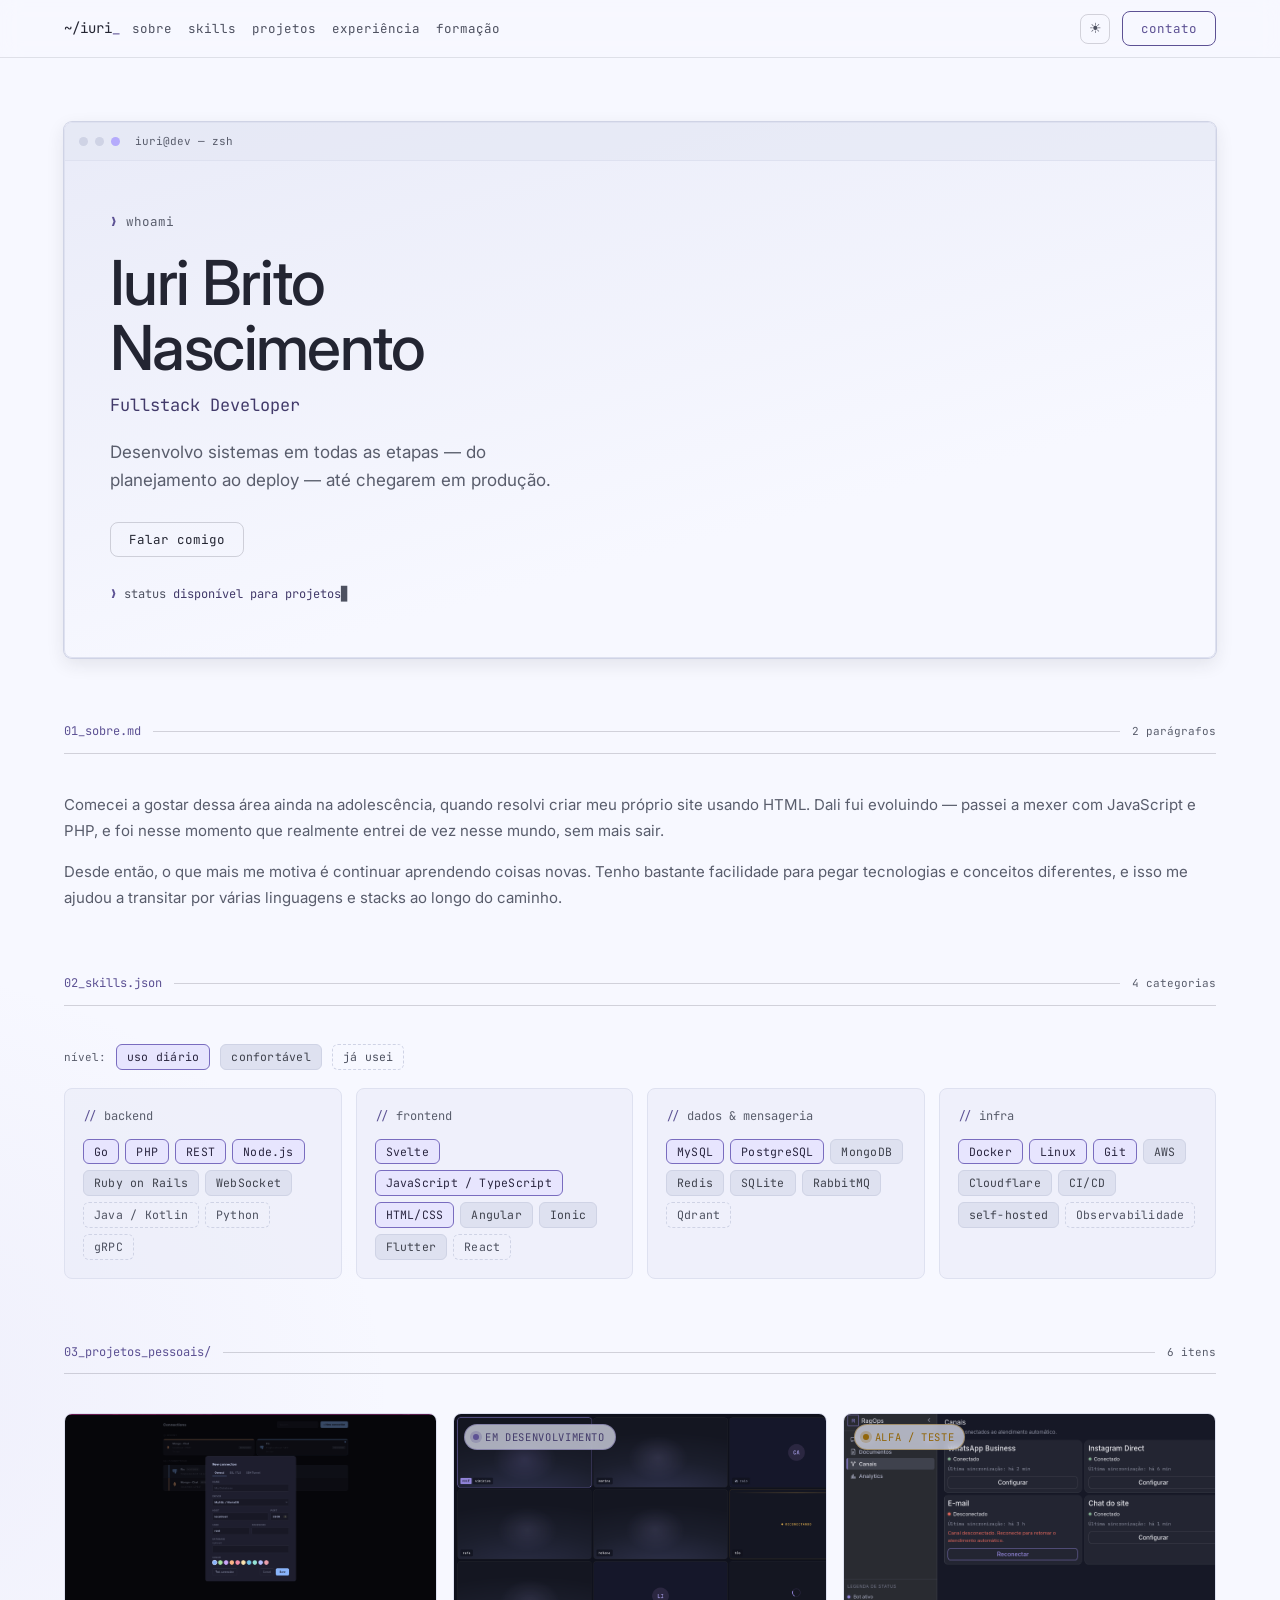
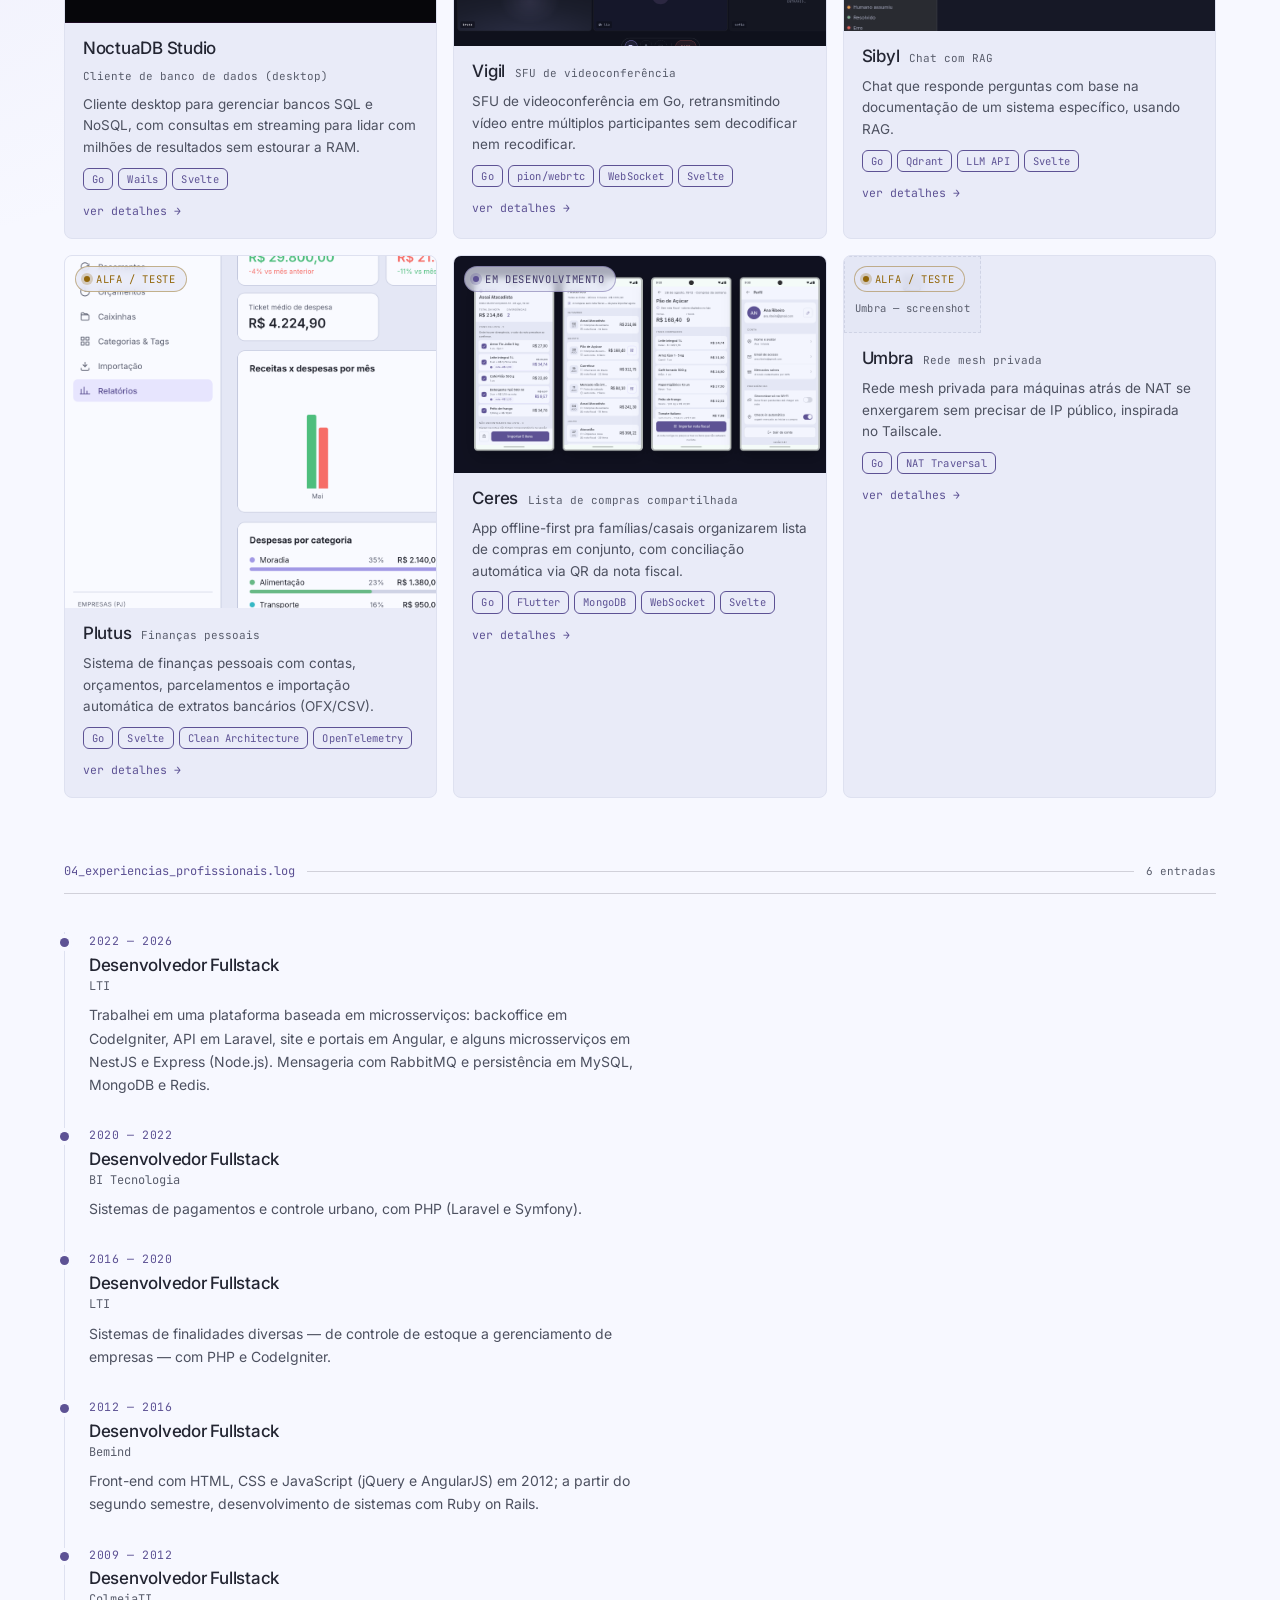
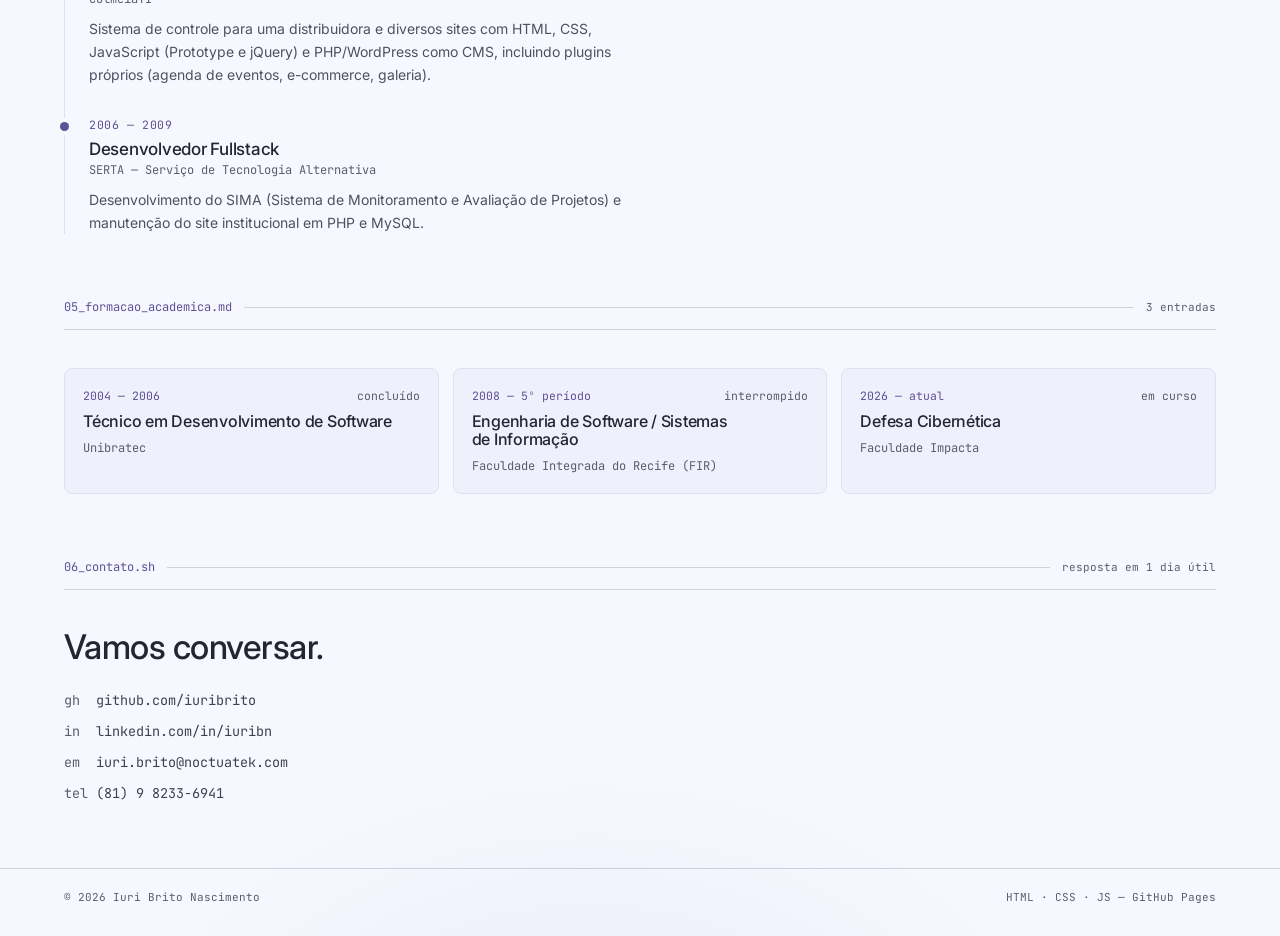
<file: index.html>
<!DOCTYPE html>
<html lang="pt-BR" data-theme="auto">
<head>
  <meta charset="utf-8">
  <meta name="viewport" content="width=device-width, initial-scale=1">
  <meta name="cf-2fa-verify" content="406e3a1630e97f6">
  <title>Iuri Brito — Fullstack Developer</title>
  <meta name="description" content="Iuri Brito Nascimento — desenvolvedor fullstack. Sistemas de ponta a ponta, infraestrutura self-hosted, Go, NestJS, Svelte.">
  <link rel="preconnect" href="https://fonts.gstatic.com" crossorigin>
  <link rel="stylesheet" href="https://fonts.googleapis.com/css2?family=Inter:wght@400;500&family=JetBrains+Mono:wght@400;500&display=swap">
  <link rel="stylesheet" href="css/styles.css">
</head>
<body>

  <!-- ícone reutilizado pelos placeholders de imagem -->
  <svg style="display:none" aria-hidden="true">
    <symbol id="icon-image" viewBox="0 0 24 24" fill="none" stroke="currentColor" stroke-width="1.5">
      <rect x="3" y="4" width="18" height="16" rx="2"/>
      <circle cx="8.5" cy="9.5" r="1.5"/>
      <path d="M21 16l-5.5-5.5a1.5 1.5 0 0 0-2 0L4 19"/>
    </symbol>
  </svg>

  <header class="site-header">
    <a href="#topo" class="brand">~/iuri<span class="caret">_</span></a>
    <nav class="site-nav">
      <a href="#sobre">sobre</a>
      <a href="#skills">skills</a>
      <a href="#projetos">projetos</a>
      <a href="#experiencia">experiência</a>
      <a href="#formacao">formação</a>
    </nav>
    <button type="button" class="btn btn-secondary btn-icon theme-toggle" id="theme-toggle" aria-label="Alternar tema">☾</button>
    <a href="#contato" class="btn btn-primary cta-contato">contato</a>
  </header>

  <main>
    <section id="topo" class="hero-section">
      <div class="terminal">
        <div class="terminal-bar">
          <span class="terminal-dot"></span>
          <span class="terminal-dot"></span>
          <span class="terminal-dot accent"></span>
          <span class="label">iuri@dev — zsh</span>
        </div>
        <div class="terminal-body">
          <div>
            <p class="prompt"><span class="chevron">❯</span> whoami</p>
            <h1 class="hero-title">Iuri Brito<br>Nascimento</h1>
            <p class="hero-role">Fullstack Developer</p>
            <p class="hero-lede">Desenvolvo sistemas em todas as etapas — do planejamento ao deploy — até chegarem em produção.</p>
            <div class="hero-ctas">
              <!-- <a href="#projetos" class="btn btn-primary">Ver projetos</a> -->
              <a href="#contato" class="btn btn-secondary">Falar comigo</a>
            </div>
            <p class="hero-status"><span class="chevron">❯</span> status <span class="value">disponível para projetos</span><span class="caret">▉</span></p>
          </div>
        </div>
      </div>
    </section>

    <section id="sobre" class="section">
      <div class="section-head">
        <span class="file">01_sobre.md</span>
        <span class="rule"></span>
        <span class="count">2 parágrafos</span>
      </div>
      <div class="about-grid">
        <p>Comecei a gostar dessa área ainda na adolescência, quando resolvi criar meu próprio site usando HTML. Dali fui evoluindo — passei a mexer com JavaScript e PHP, e foi nesse momento que realmente entrei de vez nesse mundo, sem mais sair.</p>
        <p>Desde então, o que mais me motiva é continuar aprendendo coisas novas. Tenho bastante facilidade para pegar tecnologias e conceitos diferentes, e isso me ajudou a transitar por várias linguagens e stacks ao longo do caminho.</p>
      </div>
    </section>

    <section id="skills" class="section">
      <div class="section-head">
        <span class="file">02_skills.json</span>
        <span class="rule"></span>
        <span class="count">4 categorias</span>
      </div>
      <div class="skills-legend">
        <span class="legend-label">nível:</span>
        <span class="badge badge-3">uso diário</span>
        <span class="badge badge-2">confortável</span>
        <span class="badge badge-1">já usei</span>
      </div>
      <div class="skills-grid">
        <div class="skill-card">
          <p class="name"><span class="slash">//</span> backend</p>
          <div class="skill-badges">
            <span class="badge badge-3">Go</span>
            <span class="badge badge-3">PHP</span>
            <span class="badge badge-3">REST</span>
            <span class="badge badge-3">Node.js</span>
            <span class="badge badge-2">Ruby on Rails</span>
            <span class="badge badge-2">WebSocket</span>
            <span class="badge badge-1">Java / Kotlin</span>
            <span class="badge badge-1">Python</span>
            <span class="badge badge-1">gRPC</span>
          </div>
        </div>
        <div class="skill-card">
          <p class="name"><span class="slash">//</span> frontend</p>
          <div class="skill-badges">
            <span class="badge badge-3">Svelte</span>
            <span class="badge badge-3">JavaScript / TypeScript</span>
            <span class="badge badge-3">HTML/CSS</span>
            <span class="badge badge-2">Angular</span>
            <span class="badge badge-2">Ionic</span>
            <span class="badge badge-2">Flutter</span>
            <span class="badge badge-1">React</span>
          </div>
        </div>
        <div class="skill-card">
          <p class="name"><span class="slash">//</span> dados &amp; mensageria</p>
          <div class="skill-badges">
            <span class="badge badge-3">MySQL</span>
            <span class="badge badge-3">PostgreSQL</span>
            <span class="badge badge-2">MongoDB</span>
            <span class="badge badge-2">Redis</span>
            <span class="badge badge-2">SQLite</span>
            <span class="badge badge-2">RabbitMQ</span>
            <span class="badge badge-1">Qdrant</span>
          </div>
        </div>
        <div class="skill-card">
          <p class="name"><span class="slash">//</span> infra</p>
          <div class="skill-badges">
            <span class="badge badge-3">Docker</span>
            <span class="badge badge-3">Linux</span>
            <span class="badge badge-3">Git</span>
            <span class="badge badge-2">AWS</span>
            <span class="badge badge-2">Cloudflare</span>
            <span class="badge badge-2">CI/CD</span>
            <span class="badge badge-2">self-hosted</span>
            <span class="badge badge-1">Observabilidade</span>
          </div>
        </div>
      </div>
    </section>

    <section id="projetos" class="section">
      <div class="section-head">
        <span class="file">03_projetos_pessoais/</span>
        <span class="rule"></span>
        <span class="count">6 itens</span>
      </div>
      <div class="projects-grid" id="projects-grid"></div>
    </section>

    <section id="experiencia" class="section">
      <div class="section-head">
        <span class="file">04_experiencias_profissionais.log</span>
        <span class="rule"></span>
        <span class="count">6 entradas</span>
      </div>
      <div class="timeline">
        <div class="timeline-item">
          <span class="timeline-dot"></span>
          <p class="period">2022 — 2026</p>
          <h4>Desenvolvedor Fullstack</h4>
          <p class="org">LTI</p>
          <p class="text">Trabalhei em uma plataforma baseada em microsserviços: backoffice em CodeIgniter, API em Laravel, site e portais em Angular, e alguns microsserviços em NestJS e Express (Node.js). Mensageria com RabbitMQ e persistência em MySQL, MongoDB e Redis.</p>
        </div>
        <div class="timeline-item">
          <span class="timeline-dot"></span>
          <p class="period">2020 — 2022</p>
          <h4>Desenvolvedor Fullstack</h4>
          <p class="org">BI Tecnologia</p>
          <p class="text">Sistemas de pagamentos e controle urbano, com PHP (Laravel e Symfony).</p>
        </div>
        <div class="timeline-item">
          <span class="timeline-dot"></span>
          <p class="period">2016 — 2020</p>
          <h4>Desenvolvedor Fullstack</h4>
          <p class="org">LTI</p>
          <p class="text">Sistemas de finalidades diversas — de controle de estoque a gerenciamento de empresas — com PHP e CodeIgniter.</p>
        </div>
        <div class="timeline-item">
          <span class="timeline-dot"></span>
          <p class="period">2012 — 2016</p>
          <h4>Desenvolvedor Fullstack</h4>
          <p class="org">Bemind</p>
          <p class="text">Front-end com HTML, CSS e JavaScript (jQuery e AngularJS) em 2012; a partir do segundo semestre, desenvolvimento de sistemas com Ruby on Rails.</p>
        </div>
        <div class="timeline-item">
          <span class="timeline-dot"></span>
          <p class="period">2009 — 2012</p>
          <h4>Desenvolvedor Fullstack</h4>
          <p class="org">ColmeiaTI</p>
          <p class="text">Sistema de controle para uma distribuidora e diversos sites com HTML, CSS, JavaScript (Prototype e jQuery) e PHP/WordPress como CMS, incluindo plugins próprios (agenda de eventos, e-commerce, galeria).</p>
        </div>
        <div class="timeline-item">
          <span class="timeline-dot"></span>
          <p class="period">2006 — 2009</p>
          <h4>Desenvolvedor Fullstack</h4>
          <p class="org">SERTA — Serviço de Tecnologia Alternativa</p>
          <p class="text">Desenvolvimento do SIMA (Sistema de Monitoramento e Avaliação de Projetos) e manutenção do site institucional em PHP e MySQL.</p>
        </div>
      </div>
    </section>

    <section id="formacao" class="section">
      <div class="section-head">
        <span class="file">05_formacao_academica.md</span>
        <span class="rule"></span>
        <span class="count">3 entradas</span>
      </div>
      <div class="education-grid">
        <div class="education-card">
          <div class="row"><span class="period">2004 — 2006</span><span class="status">concluído</span></div>
          <h4>Técnico em Desenvolvimento de Software</h4>
          <p class="org">Unibratec</p>
        </div>
        <div class="education-card">
          <div class="row"><span class="period">2008 — 5º período</span><span class="status">interrompido</span></div>
          <h4>Engenharia de Software / Sistemas de Informação</h4>
          <p class="org">Faculdade Integrada do Recife (FIR)</p>
        </div>
        <div class="education-card">
          <div class="row"><span class="period">2026 — atual</span><span class="status">em curso</span></div>
          <h4>Defesa Cibernética</h4>
          <p class="org">Faculdade Impacta</p>
        </div>
      </div>
    </section>

    <section id="contato" class="section" style="padding-bottom: clamp(44px, 5cqw, 80px)">
      <div class="section-head">
        <span class="file">06_contato.sh</span>
        <span class="rule"></span>
        <span class="count">resposta em 1 dia útil</span>
      </div>
      <div class="contact-grid">
        <div>
          <h2>Vamos conversar.</h2>
          <div class="contact-links">
            <a href="https://github.com/iuribrito" target="_blank" rel="noopener noreferrer"><span class="prefix">gh&nbsp;&nbsp;</span><span class="value">github.com/iuribrito</span></a>
            <a href="https://linkedin.com/in/iuribn" target="_blank" rel="noopener noreferrer"><span class="prefix">in&nbsp;&nbsp;</span><span class="value">linkedin.com/in/iuribn</span></a>
            <a href="mailto:iuri.brito@noctuatek.com"><span class="prefix">em&nbsp;&nbsp;</span><span class="value">iuri.brito@noctuatek.com</span></a>
            <a href="tel:+5581982336941"><span class="prefix">tel&nbsp;</span><span class="value">(81) 9 8233-6941</span></a>
          </div>
        </div>
      </div>
    </section>
  </main>

  <footer class="site-footer">
    <span>© 2026 Iuri Brito Nascimento</span>
    <span class="push">HTML · CSS · JS — GitHub Pages</span>
  </footer>

  <div class="modal-backdrop" id="modal-backdrop" hidden>
    <div class="modal" role="dialog" aria-modal="true" aria-labelledby="modal-title" tabindex="-1" id="modal-dialog">
      <div class="modal-bar">
        <span class="slug" id="modal-slug"></span>
        <button type="button" class="btn btn-secondary btn-icon modal-close" id="modal-close" aria-label="Fechar">&times;</button>
      </div>
      <div class="modal-content">
        <h3 id="modal-title"></h3>
        <p class="modal-meta" id="modal-meta"></p>
        <div class="modal-stack" id="modal-stack"></div>
        <p class="modal-long" id="modal-long"></p>
        <div class="modal-shots" id="modal-shots"></div>
        <p class="modal-challenges-label">DESAFIOS TÉCNICOS</p>
        <ul class="modal-challenges" id="modal-challenges"></ul>
        <div class="modal-actions">
          <a href="https://github.com/iuribrito" class="btn btn-primary" target="_blank" rel="noopener noreferrer" id="modal-repo">Repositório</a>
          <a href="#" class="btn btn-secondary" target="_blank" rel="noopener noreferrer" id="modal-demo">Demo ao vivo</a>
        </div>
      </div>
    </div>
  </div>

  <div class="lightbox-backdrop" id="lightbox-backdrop" hidden>
    <button type="button" class="btn btn-secondary btn-icon lightbox-close" id="lightbox-close" aria-label="Fechar">&times;</button>
    <img class="lightbox-img" id="lightbox-img" alt="">
  </div>

  <script src="js/site.js"></script>
</body>
</html>
</file>
<file: css/styles.css>
/* Nocturne — tokens (see design/styles.css, design/README.md) */
@import url('https://fonts.googleapis.com/css2?family=Inter:wght@400;500&family=JetBrains+Mono:wght@400;500&display=swap');

:root {
  --font-heading: "Inter", system-ui, sans-serif;
  --font-body: "Inter", system-ui, sans-serif;
  --font-mono: "JetBrains Mono", ui-monospace, SFMono-Regular, Menlo, monospace;

  --color-bg: #161826;
  --color-surface: #232532;
  --color-text: #e9e9ed;
  --color-accent: #9184d9;
  --color-accent-2: #a7a1db;
  --color-warning: #e0a94a;
  --color-divider: color-mix(in srgb, #e9e9ed 16%, transparent);

  --color-neutral-100: #f3f5fe;
  --color-neutral-200: #e4e7f5;
  --color-neutral-300: #cfd3e5;
  --color-neutral-400: #b2b6ca;
  --color-neutral-500: #9397ab;
  --color-neutral-600: #75798c;
  --color-neutral-700: #595d6c;
  --color-neutral-800: #3f424d;
  --color-neutral-900: #292b31;

  --color-accent-100: #f5f4ff;
  --color-accent-300: #d2cefd;
  --color-accent-400: #b5abfc;
  --color-accent-600: #796cbf;
  --color-accent-700: #5d5294;
  --color-accent-800: #423a6a;

  --radius-sm: 4px;
  --radius-md: 8px;
  --radius-lg: 14px;

  --shadow-sm: 0 0 0 1px var(--color-neutral-800);
  --shadow-md: 0 0 0 1px var(--color-neutral-700), 0 6px 18px rgba(0, 0, 0, 0.55);
  --shadow-lg: 0 0 0 1px var(--color-neutral-500), 0 16px 40px rgba(0, 0, 0, 0.65);
}

/* Tema claro: a rampa neutra inverte, o accent escurece um passo. */
:root[data-theme="light"] {
  --color-bg: #f7f8ff;
  --color-surface: #e9ebf8;
  --color-text: #232532;
  --color-accent: #5d5294;
  --color-warning: #92660a;
  --color-divider: color-mix(in srgb, #232532 18%, transparent);
  --color-neutral-100: #292b31;
  --color-neutral-200: #3f424d;
  --color-neutral-300: #595d6c;
  --color-neutral-400: #4d5160;
  --color-neutral-500: #595d6c;
  --color-neutral-600: #686c7d;
  --color-neutral-700: #cfd3e5;
  --color-neutral-800: #dee1f0;
  --color-neutral-900: #e4e7f5;
  --color-accent-100: #2b2741;
  --color-accent-300: #423a6a;
  --color-accent-400: #5d5294;
  --color-accent-600: #796cbf;
  --color-accent-700: #b5abfc;
  --color-accent-800: #e7e5fe;
  --shadow-md: 0 0 0 1px var(--color-neutral-700), 0 6px 18px rgba(41, 43, 49, 0.10);
  --shadow-lg: 0 0 0 1px var(--color-neutral-600), 0 16px 40px rgba(41, 43, 49, 0.18);
}
@media (prefers-color-scheme: light) {
  :root[data-theme="auto"] {
    --color-bg: #f7f8ff;
    --color-surface: #e9ebf8;
    --color-text: #232532;
    --color-accent: #5d5294;
    --color-warning: #92660a;
    --color-divider: color-mix(in srgb, #232532 18%, transparent);
    --color-neutral-100: #292b31;
    --color-neutral-200: #3f424d;
    --color-neutral-300: #595d6c;
    --color-neutral-400: #4d5160;
    --color-neutral-500: #595d6c;
    --color-neutral-600: #686c7d;
    --color-neutral-700: #cfd3e5;
    --color-neutral-800: #dee1f0;
    --color-neutral-900: #e4e7f5;
    --color-accent-100: #2b2741;
    --color-accent-300: #423a6a;
    --color-accent-400: #5d5294;
    --color-accent-600: #796cbf;
    --color-accent-700: #b5abfc;
    --color-accent-800: #e7e5fe;
    --shadow-md: 0 0 0 1px var(--color-neutral-700), 0 6px 18px rgba(41, 43, 49, 0.10);
    --shadow-lg: 0 0 0 1px var(--color-neutral-600), 0 16px 40px rgba(41, 43, 49, 0.18);
  }
}

*, *::before, *::after { box-sizing: border-box; }

html { scroll-behavior: smooth; }

body {
  margin: 0;
  container-type: inline-size;
  position: relative;
  overflow-x: hidden;
  background-color: var(--color-bg);
  color: var(--color-text);
  font-family: var(--font-body);
  font-size: 15px;
  line-height: 1.55;
  -webkit-font-smoothing: antialiased;
  background-image:
    radial-gradient(880px 520px at 88% -10%, color-mix(in srgb, var(--color-accent) 16%, transparent), transparent 70%),
    radial-gradient(760px 620px at -12% 34%, color-mix(in srgb, var(--color-accent-2) 11%, transparent), transparent 72%),
    radial-gradient(700px 480px at 46% 104%, color-mix(in srgb, var(--color-accent) 9%, transparent), transparent 70%);
  background-repeat: no-repeat, no-repeat, no-repeat;
  background-size: 100% 100%, 100% 100%, 100% 100%;
}

h1, h2, h3, h4 {
  font-family: var(--font-heading);
  font-weight: 500;
  line-height: 1.12;
  letter-spacing: -0.015em;
  margin: 0;
}

p { margin: 0; }
img { display: block; max-width: 100%; }

a { color: inherit; }

:focus { outline: none; }
:focus-visible { outline: 2px solid var(--color-accent); outline-offset: 2px; }
::selection { background: color-mix(in srgb, var(--color-accent) 30%, transparent); }

@keyframes noct-caret { 0%, 49% { opacity: 1; } 50%, 100% { opacity: 0; } }

/* — buttons — */
.btn {
  display: inline-flex;
  align-items: center;
  justify-content: center;
  gap: 6px;
  cursor: pointer;
  text-decoration: none;
  font-family: var(--font-mono);
  font-size: 12.5px;
  line-height: 1.2;
  color: var(--color-text);
  background: transparent;
  border: 1px solid transparent;
  padding: 9px 18px;
  border-radius: var(--radius-md);
  transition: background-color 140ms ease, border-color 140ms ease;
}
.btn-primary { color: var(--color-accent); border-color: var(--color-accent); }
.btn-primary:hover { background: color-mix(in srgb, var(--color-accent) 12%, transparent); }
.btn-secondary { border-color: var(--color-divider); }
.btn-secondary:hover { background: color-mix(in srgb, var(--color-text) 7%, transparent); }
.btn-icon { width: 30px; height: 30px; padding: 0; font-size: 14px; }
.btn-block { width: 100%; }

/* — tags — */
.tag { display: inline-flex; align-items: center; font-family: var(--font-mono); letter-spacing: 0.02em; padding: 3px 10px; border-radius: 6px; }
.tag-outline { font-size: 10.5px; padding: 2px 8px; border: 1px solid var(--color-accent); color: var(--color-accent); }
.tag-accent { font-size: 11px; background: var(--color-accent-800); color: var(--color-accent-100); }

/* — badges (skill levels) — */
.badge {
  display: inline-flex;
  align-items: center;
  font-family: var(--font-mono);
  font-size: 11.5px;
  letter-spacing: 0.02em;
  padding: 3px 10px;
  border-radius: 6px;
}
.badge-3 { background: var(--color-accent-800); color: var(--color-accent-100); border: 1px solid var(--color-accent-600); }
.badge-2 { background: var(--color-neutral-800); color: var(--color-neutral-200); border: 1px solid var(--color-neutral-700); }
.badge-1 { background: transparent; color: var(--color-neutral-400); border: 1px dashed var(--color-neutral-700); }

/* — layout helpers — */
.section {
  padding: 0 clamp(18px, 5cqw, 72px) clamp(36px, 5cqw, 80px);
}
.section-head {
  display: flex;
  align-items: center;
  gap: 12px;
  padding-bottom: 12px;
  border-bottom: 1px solid var(--color-divider);
  margin-bottom: clamp(24px, 3cqw, 40px);
}
.section-head .file {
  font-family: var(--font-mono);
  font-size: 12px;
  color: var(--color-accent);
  flex: none;
}
.section-head .rule { flex: 1; height: 1px; background: var(--color-divider); }
.section-head .count {
  font-family: var(--font-mono);
  font-size: 11px;
  color: var(--color-neutral-500);
  flex: none;
}

/* — image placeholder (swap for real <img> assets) — */
.img-placeholder {
  width: 100%;
  height: 100%;
  display: flex;
  flex-direction: column;
  align-items: center;
  justify-content: center;
  gap: 6px;
  border: 1px dashed var(--color-neutral-700);
  color: var(--color-neutral-500);
  background: var(--color-neutral-900);
}
.img-placeholder svg { width: 22px; height: 22px; opacity: 0.7; }
.img-placeholder span {
  font-family: var(--font-mono);
  font-size: 10.5px;
  letter-spacing: 0.04em;
  text-align: center;
  padding: 0 10px;
}

/* ══════ Header ══════ */
.site-header {
  position: sticky;
  top: 0;
  z-index: 30;
  display: flex;
  align-items: center;
  flex-wrap: nowrap;
  gap: 12px;
  padding: 11px clamp(18px, 5cqw, 72px);
  background: color-mix(in srgb, var(--color-bg) 88%, transparent);
  backdrop-filter: blur(10px);
  border-bottom: 1px solid color-mix(in srgb, var(--color-divider) 60%, transparent);
}
.brand {
  flex: none;
  font-family: var(--font-mono);
  font-size: 14px;
  color: var(--color-text);
  text-decoration: none;
}
.brand .caret { color: var(--color-accent); animation: noct-caret 1.1s steps(1) infinite; }
.site-nav {
  display: flex;
  flex: 1 1 auto;
  min-width: 0;
  align-items: center;
  gap: 16px;
  overflow-x: auto;
  scrollbar-width: none;
  font-family: var(--font-mono);
  font-size: 12.5px;
  padding: 2px 0;
}
.site-nav::-webkit-scrollbar { display: none; }
.site-nav a {
  flex: none;
  color: var(--color-neutral-400);
  text-decoration: none;
  transition: color 140ms ease;
}
.site-nav a:hover { color: var(--color-accent); }
.theme-toggle { flex: none; border-color: var(--color-divider); color: var(--color-neutral-400); }
.cta-contato { flex: none; }

/* ══════ Hero ══════ */
.hero-section { padding: clamp(28px, 5cqw, 72px) clamp(18px, 5cqw, 72px) clamp(36px, 5cqw, 80px); }
.terminal {
  border: 1px solid var(--color-neutral-800);
  border-radius: var(--radius-md);
  background: linear-gradient(165deg, var(--color-surface), var(--color-bg) 70%);
  box-shadow: var(--shadow-md);
  overflow: hidden;
}
.terminal-bar {
  display: flex;
  align-items: center;
  gap: 7px;
  padding: 10px 14px;
  border-bottom: 1px solid var(--color-neutral-800);
  background: color-mix(in srgb, var(--color-neutral-900) 55%, transparent);
}
.terminal-dot { width: 9px; height: 9px; border-radius: 50%; background: var(--color-neutral-700); }
.terminal-dot.accent { background: var(--color-accent-700); }
.terminal-bar .label { font-family: var(--font-mono); font-size: 11px; color: var(--color-neutral-500); margin-left: 8px; }
.terminal-body {
  display: grid;
  grid-template-columns: repeat(auto-fit, minmax(260px, 1fr));
  gap: clamp(26px, 4cqw, 56px);
  align-items: center;
  padding: clamp(24px, 4cqw, 52px) clamp(20px, 3.5cqw, 48px);
}
.prompt { font-family: var(--font-mono); font-size: 12.5px; color: var(--color-neutral-500); margin: 0 0 18px; }
.prompt .chevron { color: var(--color-accent); }
.hero-title { font-size: clamp(34px, 5.6cqw, 62px); line-height: 1.05; letter-spacing: -0.025em; margin: 0 0 12px; }
.hero-role { font-family: var(--font-mono); font-size: clamp(14px, 1.6cqw, 17px); color: var(--color-accent-300); margin: 0 0 20px; }
.hero-lede { font-size: clamp(14.5px, 1.4cqw, 17px); line-height: 1.65; color: var(--color-neutral-300); max-width: 44ch; text-wrap: pretty; margin: 0 0 28px; }
.hero-ctas { display: flex; flex-wrap: wrap; gap: 10px; margin-bottom: 26px; }
.hero-status { font-family: var(--font-mono); font-size: 12px; line-height: 1.9; color: var(--color-neutral-400); margin: 0; }
.hero-status .chevron { color: var(--color-accent); }
.hero-status .value { color: var(--color-accent-300); }
.hero-status .caret { animation: noct-caret 1.1s steps(1) infinite; }
.hero-aside { display: flex; flex-direction: column; gap: 14px; align-items: flex-start; }
.avatar { width: clamp(150px, 20cqw, 216px); aspect-ratio: 1; border-radius: var(--radius-md); overflow: hidden; box-shadow: var(--shadow-sm); }
.hero-meta { font-family: var(--font-mono); font-size: 11.5px; line-height: 1.95; color: var(--color-neutral-500); }
.hero-meta p { margin: 0; }
.hero-meta .value { color: var(--color-neutral-200); }

/* ══════ Sobre ══════ */
.about-grid {}
.about-grid p { font-size: 15px; line-height: 1.7; color: var(--color-neutral-300); text-wrap: pretty; margin-bottom: 16px; }
.about-grid p:last-of-type { margin-bottom: 0; }

/* ══════ Skills ══════ */
.skills-legend { display: flex; flex-wrap: wrap; align-items: center; gap: 8px 10px; margin-bottom: 18px; }
.skills-legend .legend-label { font-family: var(--font-mono); font-size: 11px; color: var(--color-neutral-500); }
.skills-grid { display: grid; grid-template-columns: repeat(auto-fit, minmax(230px, 1fr)); gap: 14px; }
.skill-card {
  display: flex;
  flex-direction: column;
  gap: 13px;
  padding: 18px;
  border: 1px solid var(--color-neutral-800);
  border-radius: var(--radius-md);
  background: color-mix(in srgb, var(--color-surface) 55%, transparent);
}
.skill-card .name { font-family: var(--font-mono); font-size: 12px; color: var(--color-neutral-500); margin: 0; }
.skill-card .name .slash { color: var(--color-accent); }
.skill-badges { display: flex; flex-wrap: wrap; gap: 6px; }

/* ══════ Projetos ══════ */
.projects-grid {
  display: grid;
  grid-template-columns: repeat(auto-fit, minmax(max(270px, (100% - 40px) / 3), 1fr));
  gap: 16px;
}
.project-card {
  display: flex;
  flex-direction: column;
  border: 1px solid var(--color-neutral-800);
  border-radius: var(--radius-md);
  background: var(--color-surface);
  overflow: hidden;
  cursor: pointer;
  transition: border-color 140ms ease, transform 140ms ease;
  text-align: left;
  padding: 0;
  font: inherit;
  color: inherit;
}
.project-card:hover, .project-card:focus-visible { border-color: var(--color-accent); transform: translateY(-2px); }
.project-thumb { position: relative; aspect-ratio: 16 / 9; background: var(--color-neutral-900); }
.project-thumb img { width: 100%; height: 100%; object-fit: cover; }

.status-badge {
  display: inline-flex;
  align-items: center;
  gap: 6px;
  font-family: var(--font-mono);
  font-size: 10.5px;
  letter-spacing: 0.06em;
  text-transform: uppercase;
  color: var(--color-accent-300);
  background: color-mix(in srgb, var(--color-neutral-900) 72%, transparent);
  border: 1px solid color-mix(in srgb, var(--color-accent) 45%, transparent);
  border-radius: 999px;
  padding: 4px 10px 4px 8px;
  backdrop-filter: blur(3px);
}
.status-badge::before {
  content: "";
  width: 6px;
  height: 6px;
  border-radius: 50%;
  background: var(--color-accent);
  box-shadow: 0 0 0 3px color-mix(in srgb, var(--color-accent) 25%, transparent);
  animation: status-pulse 1.8s ease-in-out infinite;
}
@keyframes status-pulse {
  0%, 100% { opacity: 1; }
  50% { opacity: 0.35; }
}
.status-badge--alpha {
  color: var(--color-warning);
  border-color: color-mix(in srgb, var(--color-warning) 45%, transparent);
}
.status-badge--alpha::before {
  background: var(--color-warning);
  box-shadow: 0 0 0 3px color-mix(in srgb, var(--color-warning) 25%, transparent);
}
.project-thumb .status-badge { position: absolute; top: 10px; left: 10px; }
.modal-meta .status-badge { margin-left: 10px; vertical-align: middle; }
.project-body { display: flex; flex-direction: column; gap: 9px; padding: 16px 18px 18px; }
.project-title-row { display: flex; align-items: baseline; gap: 10px; flex-wrap: wrap; }
.project-title-row h3 { font-size: 17px; }
.project-kind { font-family: var(--font-mono); font-size: 11px; color: var(--color-neutral-500); }
.project-summary { font-size: 13.5px; line-height: 1.6; color: var(--color-neutral-400); margin: 0; }
.project-stack { display: flex; flex-wrap: wrap; gap: 5px; }
.project-link { font-family: var(--font-mono); font-size: 11.5px; color: var(--color-accent); margin: 3px 0 0; }

/* ══════ Experiência ══════ */
.timeline { border-left: 1px solid var(--color-neutral-800); padding-left: 24px; max-width: 760px; }
.timeline-item { position: relative; padding-bottom: 30px; }
.timeline-item:last-child { padding-bottom: 0; }
.timeline-dot { position: absolute; left: -29px; top: 6px; width: 9px; height: 9px; border-radius: 50%; background: var(--color-accent); box-shadow: 0 0 0 4px var(--color-bg); }
.timeline-item .period { font-family: var(--font-mono); font-size: 11.5px; letter-spacing: 0.05em; color: var(--color-accent-400); margin: 0 0 6px; }
.timeline-item h4 { font-size: 17px; margin: 0 0 2px; }
.timeline-item .org { font-family: var(--font-mono); font-size: 12px; color: var(--color-neutral-500); margin: 0 0 8px; }
.timeline-item .text { font-size: 14px; line-height: 1.65; color: var(--color-neutral-400); margin: 0; max-width: 62ch; text-wrap: pretty; }

/* ══════ Formação ══════ */
.education-grid { display: grid; grid-template-columns: repeat(auto-fit, minmax(250px, 1fr)); gap: 14px; }
.education-card {
  display: flex;
  flex-direction: column;
  gap: 8px;
  padding: 18px;
  border: 1px solid var(--color-neutral-800);
  border-radius: var(--radius-md);
  background: color-mix(in srgb, var(--color-surface) 55%, transparent);
}
.education-card .row { display: flex; align-items: center; gap: 10px; font-family: var(--font-mono); font-size: 11.5px; }
.education-card .period { color: var(--color-accent-400); }
.education-card .status { margin-left: auto; color: var(--color-neutral-500); }
.education-card h4 { font-size: 16px; text-wrap: pretty; }
.education-card .org { font-family: var(--font-mono); font-size: 12px; color: var(--color-neutral-500); margin: 0; }
.education-card .text { font-size: 13.5px; line-height: 1.6; color: var(--color-neutral-400); margin: 0; text-wrap: pretty; }

/* ══════ Contato ══════ */
.contact-grid { display: grid; grid-template-columns: repeat(auto-fit, minmax(260px, 1fr)); gap: clamp(24px, 4cqw, 56px); }
.contact-grid h2 { font-size: clamp(24px, 3cqw, 34px); max-width: 20ch; margin: 0 0 16px; }
.contact-grid > div:first-child > p { font-size: 14.5px; line-height: 1.7; color: var(--color-neutral-400); max-width: 42ch; margin: 0; }
.contact-links { display: flex; flex-direction: column; gap: 10px; margin-top: 24px; font-family: var(--font-mono); font-size: 13.5px; }
.contact-links a { text-decoration: none; transition: color 140ms ease; }
.contact-links a:hover { color: var(--color-accent); }
.contact-links .prefix { color: var(--color-neutral-500); }
.contact-links .value { color: var(--color-neutral-200); }
.contact-links a:hover .value { color: var(--color-accent); }

/* ══════ Rodapé ══════ */
.site-footer {
  display: flex;
  flex-wrap: wrap;
  gap: 8px 20px;
  padding: 20px clamp(18px, 5cqw, 72px) 30px;
  border-top: 1px solid var(--color-divider);
  font-family: var(--font-mono);
  font-size: 11px;
  color: var(--color-neutral-500);
}
.site-footer .push { margin-left: auto; }

/* ══════ Modal ══════ */
.modal-backdrop {
  position: fixed;
  inset: 0;
  z-index: 60;
  display: grid;
  place-items: center;
  padding: clamp(12px, 3vw, 40px);
  background: color-mix(in srgb, var(--color-neutral-900) 78%, transparent);
  backdrop-filter: blur(4px);
}
.modal-backdrop[hidden] { display: none; }
.modal {
  width: min(840px, 100%);
  max-height: 84vh;
  overflow: auto;
  border: 1px solid var(--color-neutral-700);
  border-radius: var(--radius-lg);
  background: var(--color-surface);
  box-shadow: var(--shadow-lg);
}
.modal-bar {
  position: sticky;
  top: 0;
  display: flex;
  align-items: center;
  gap: 12px;
  padding: 12px 18px;
  background: color-mix(in srgb, var(--color-surface) 95%, transparent);
  border-bottom: 1px solid var(--color-neutral-800);
}
.modal-bar .slug { font-family: var(--font-mono); font-size: 11.5px; color: var(--color-neutral-500); }
.modal-close { margin-left: auto; }
.modal-content { padding: clamp(20px, 3cqw, 32px); }
.modal-content h3 { font-size: clamp(23px, 3cqw, 30px); margin: 0 0 8px; }
.modal-meta { font-family: var(--font-mono); font-size: 12px; color: var(--color-neutral-500); margin: 0 0 16px; }
.modal-stack { display: flex; flex-wrap: wrap; gap: 6px; margin-bottom: 20px; }
.modal-long { font-size: 15px; line-height: 1.7; color: var(--color-neutral-300); max-width: 68ch; text-wrap: pretty; margin: 0; }
.modal-shots { display: grid; grid-template-columns: repeat(auto-fit, minmax(210px, 1fr)); gap: 12px; margin: 24px 0; }
.modal-shot { aspect-ratio: 16 / 10; background: var(--color-neutral-900); border-radius: var(--radius-sm); overflow: hidden; }
.modal-shot img { width: 100%; height: 100%; object-fit: cover; cursor: zoom-in; }

.lightbox-backdrop {
  position: fixed;
  inset: 0;
  z-index: 70;
  display: grid;
  place-items: center;
  padding: clamp(12px, 4vw, 56px);
  background: color-mix(in srgb, var(--color-neutral-900) 90%, transparent);
  backdrop-filter: blur(4px);
}
.lightbox-backdrop[hidden] { display: none; }
.lightbox-img { max-width: 100%; max-height: 90vh; width: auto; height: auto; object-fit: contain; border-radius: var(--radius-md); box-shadow: var(--shadow-lg); }
.lightbox-close { position: fixed; top: clamp(12px, 3vw, 24px); right: clamp(12px, 3vw, 24px); }
.modal-challenges-label { font-family: var(--font-mono); font-size: 11.5px; letter-spacing: 0.11em; color: var(--color-accent-400); margin: 0 0 12px; }
.modal-challenges { display: flex; flex-direction: column; gap: 10px; margin: 0 0 26px; padding-left: 18px; color: var(--color-neutral-300); font-size: 14.5px; line-height: 1.6; }
.modal-challenges li { max-width: 66ch; }
.modal-actions { display: flex; flex-wrap: wrap; gap: 10px; }
</file>
